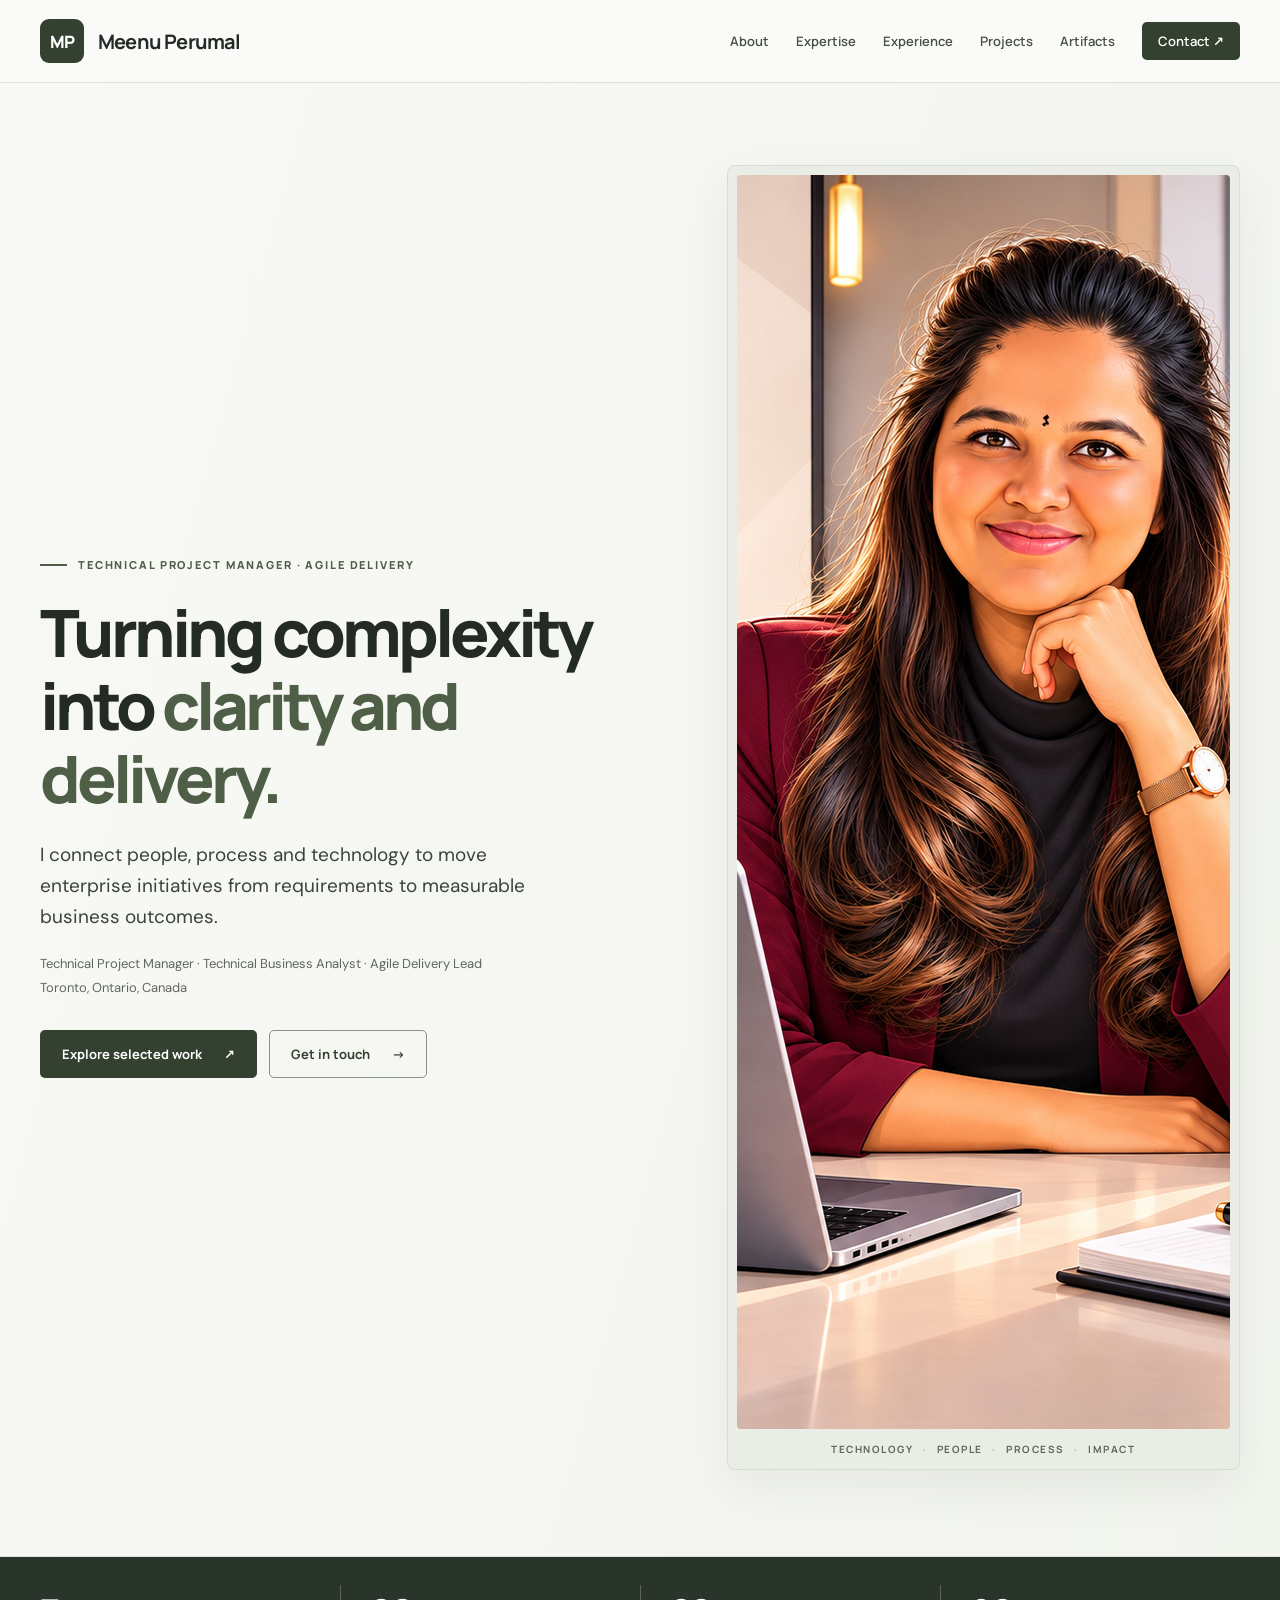
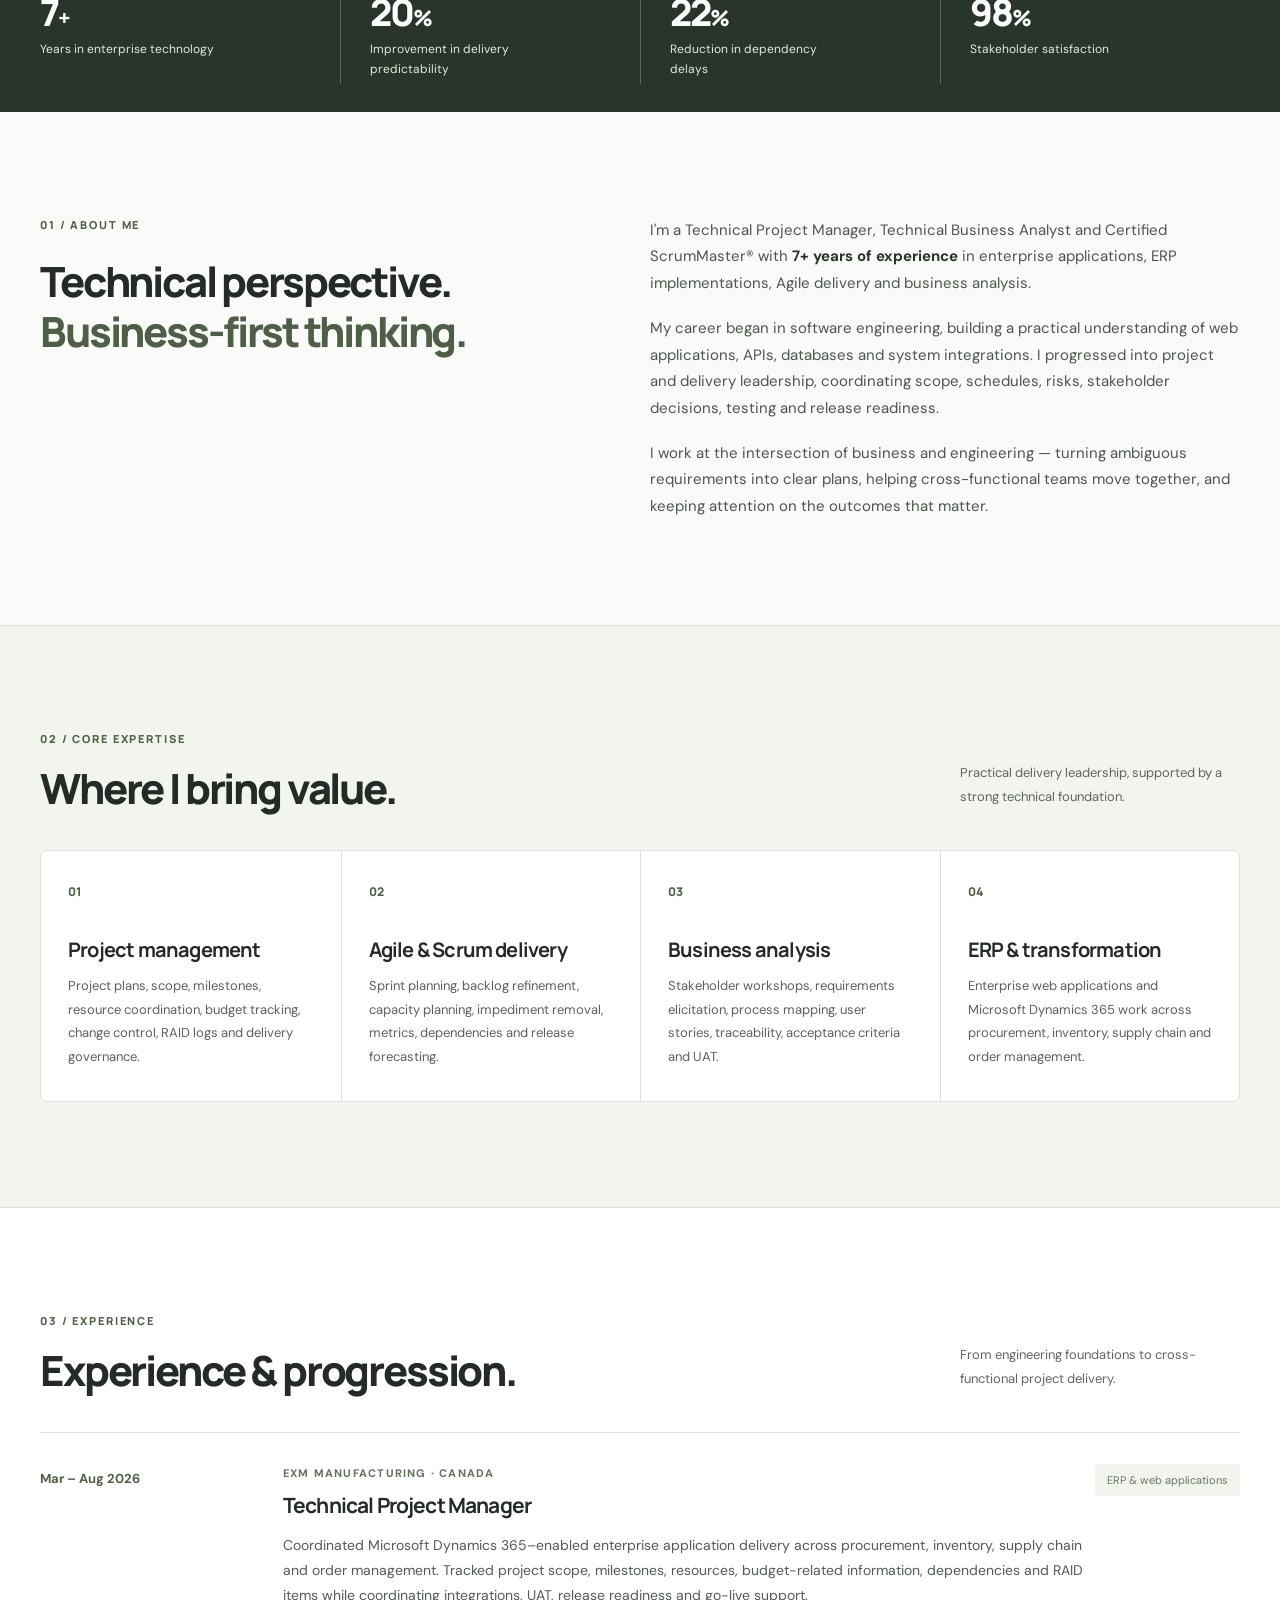
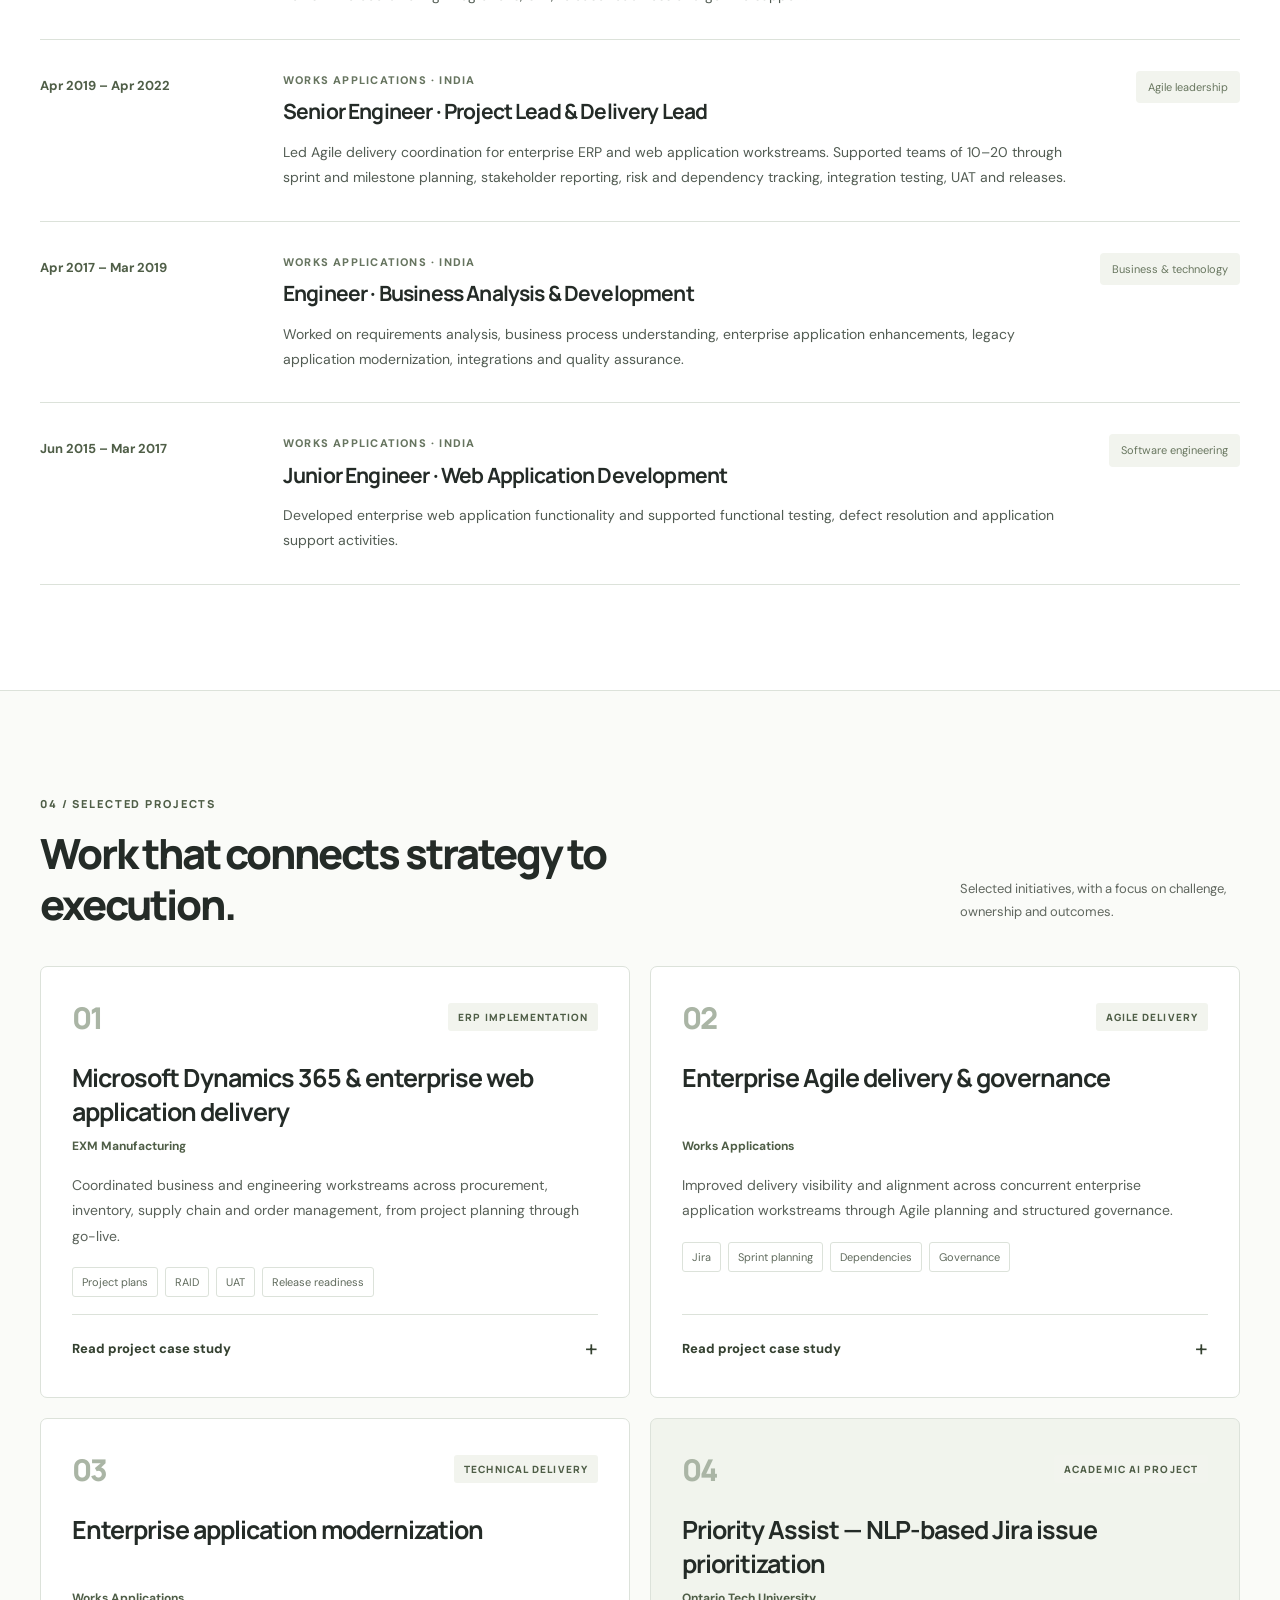
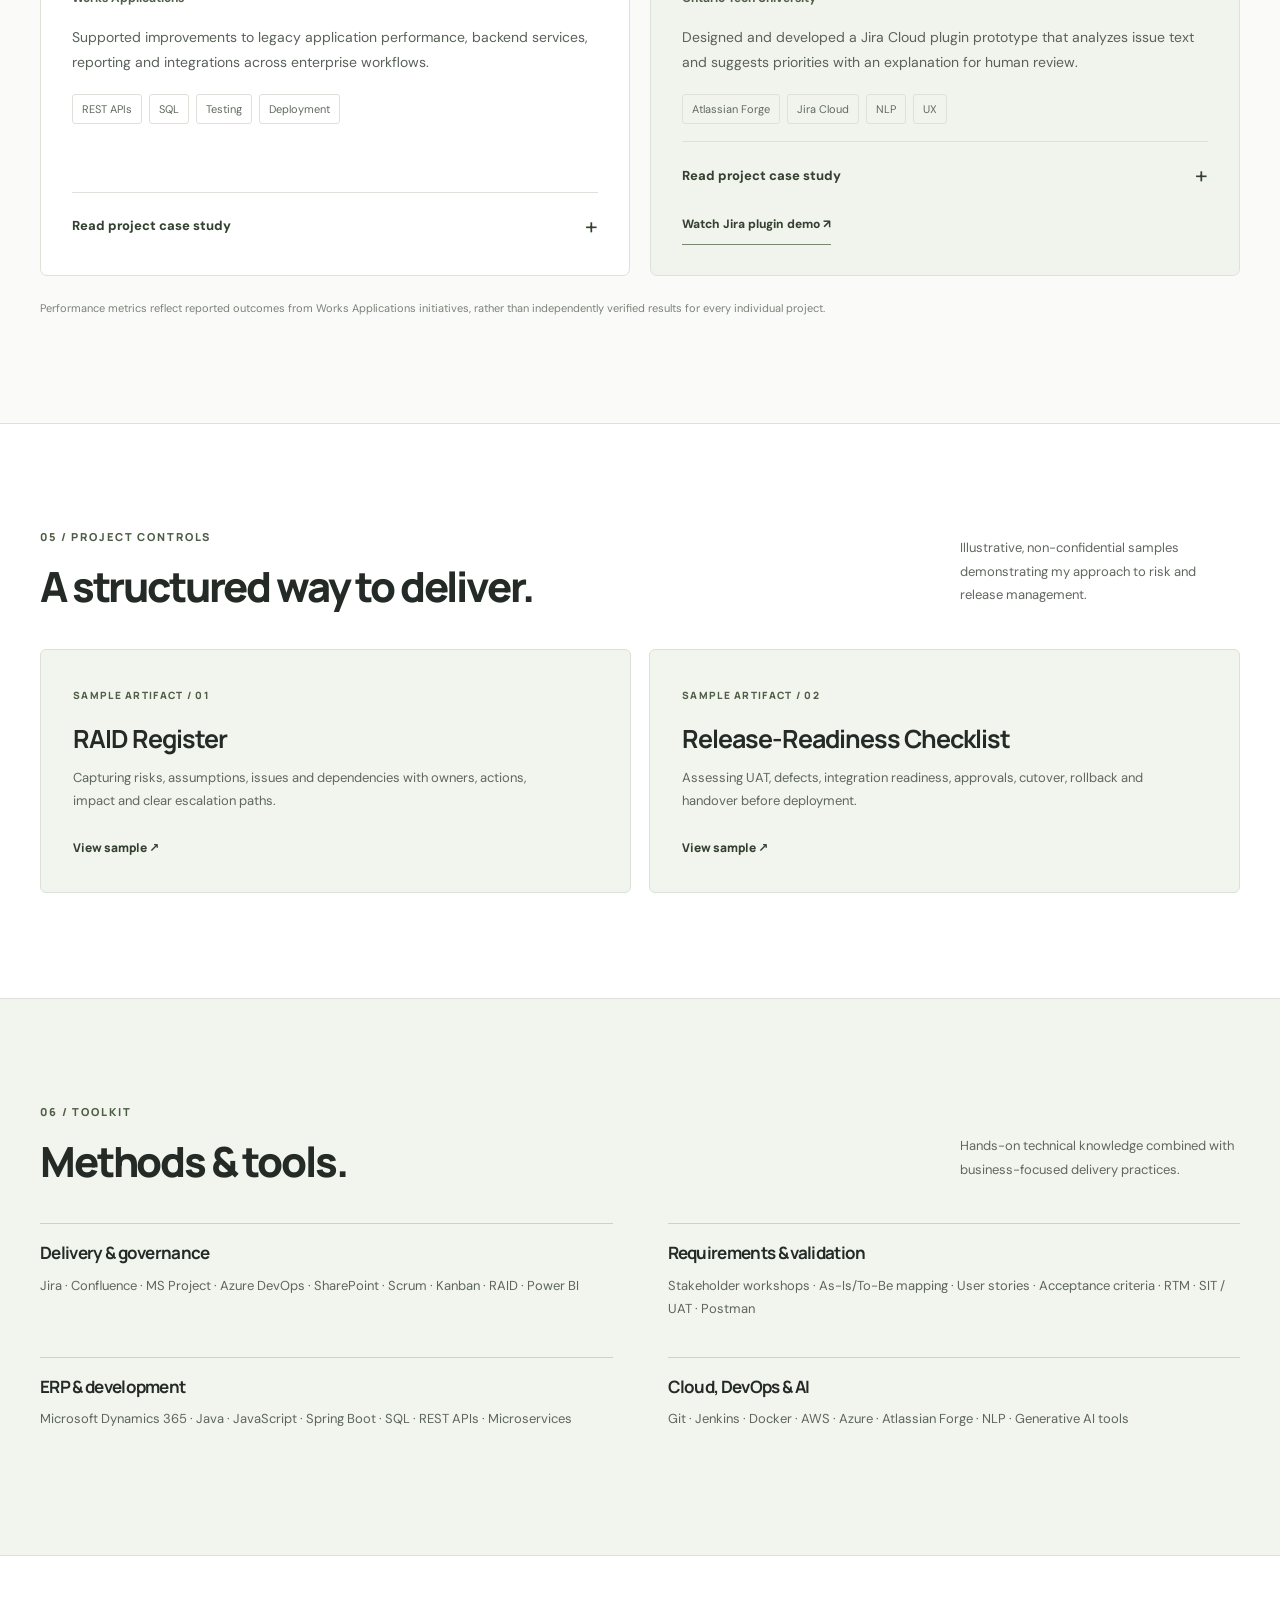
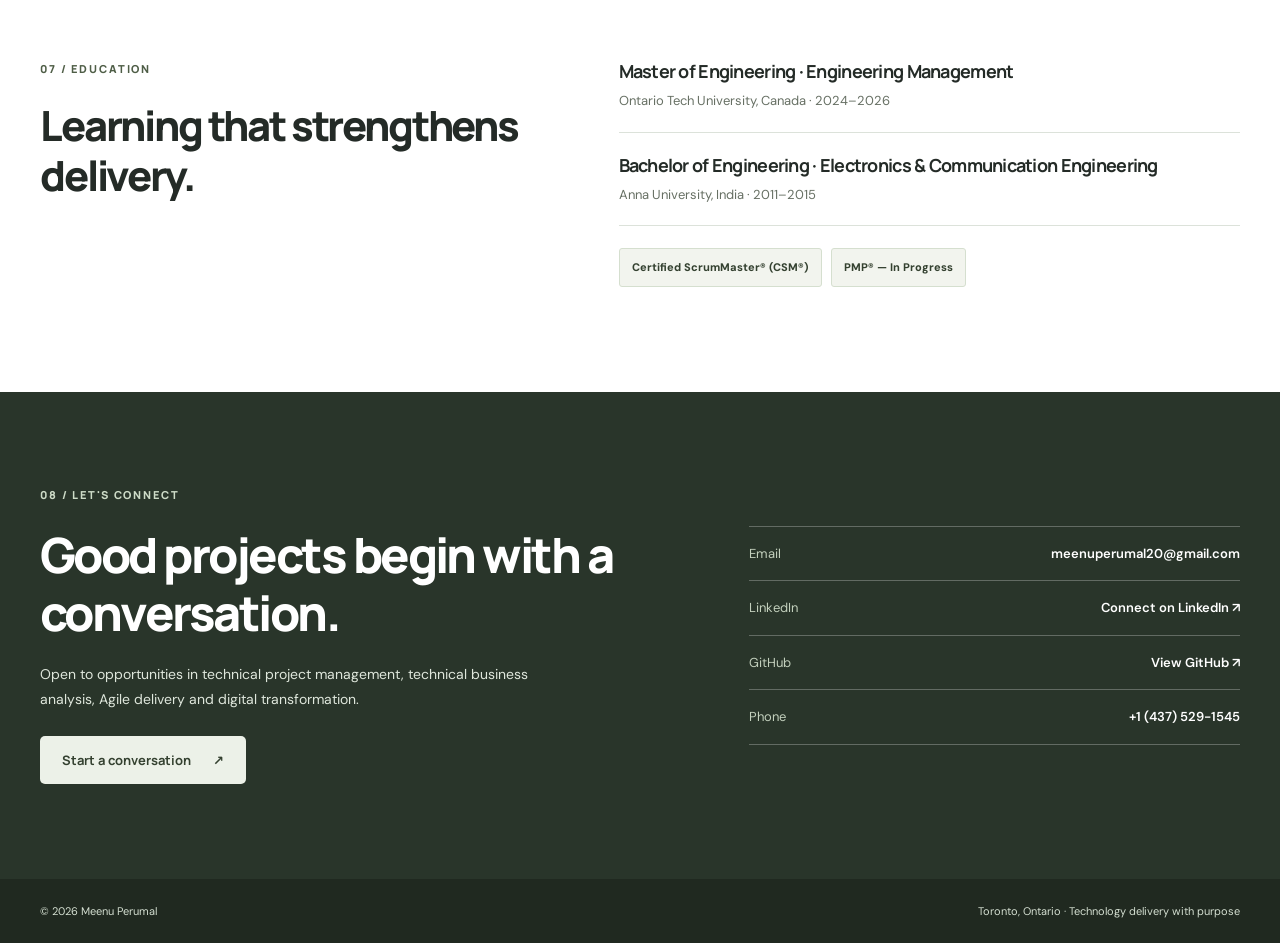
<file: index.html>
<!doctype html>
<html lang="en">
<head>
  <meta charset="UTF-8">
  <meta name="viewport" content="width=device-width, initial-scale=1">
  <meta name="theme-color" content="#3d4937">
  <meta name="description" content="Meenu Perumal — Technical Project Manager, Technical Business Analyst and Agile Delivery Lead. Explore enterprise ERP delivery, Agile governance and business analysis case studies.">
  <meta property="og:title" content="Meenu Perumal | Project & Technology Delivery">
  <meta property="og:description" content="Building clarity into complex technology initiatives. Portfolio of project delivery, ERP, business analysis and Agile leadership.">
  <meta property="og:type" content="website">
  <title>Meenu Perumal | Technical Project Manager</title>
  <link rel="preconnect" href="https://fonts.googleapis.com">
  <link rel="preconnect" href="https://fonts.gstatic.com" crossorigin>
  <link href="https://fonts.googleapis.com/css2?family=DM+Sans:wght@400;500;600;700&family=Manrope:wght@400;500;600;700;800&display=swap" rel="stylesheet">
  <link rel="stylesheet" href="styles.css">
</head>
<body>
  <a class="skip-link" href="#main">Skip to content</a>
  <header class="site-header">
    <div class="container nav-wrap">
      <a href="#home" class="brand" aria-label="Meenu Perumal, home"><span class="brand-symbol">MP</span><span class="brand-text">Meenu Perumal</span></a>
      <button class="menu-toggle" type="button" aria-expanded="false" aria-controls="site-nav" aria-label="Open navigation"><span></span><span></span><span></span></button>
      <nav class="site-nav" id="site-nav" aria-label="Main navigation">
        <a href="#about">About</a>
        <a href="#expertise">Expertise</a>
        <a href="#experience">Experience</a>
        <a href="#projects">Projects</a>
        <a href="#artifacts">Artifacts</a>
        <a href="#contact" class="nav-contact">Contact <span aria-hidden="true">↗</span></a>
      </nav>
    </div>
  </header>

  <main id="main">
    <section class="hero" id="home" aria-labelledby="hero-title">
      <div class="container hero-grid">
        <div class="hero-content">
          <div class="eyebrow"><span class="eyebrow-line"></span> TECHNICAL PROJECT MANAGER · AGILE DELIVERY</div>
          <h1 id="hero-title">Turning complexity into <span>clarity and delivery.</span></h1>
          <p class="hero-lead">I connect people, process and technology to move enterprise initiatives from requirements to measurable business outcomes.</p>
          <p class="hero-support">Technical Project Manager · Technical Business Analyst · Agile Delivery Lead<br>Toronto, Ontario, Canada</p>
          <div class="hero-actions">
            <a class="button button-primary" href="#projects">Explore selected work <span aria-hidden="true">↗</span></a>
            <a class="button button-outline" href="#contact">Get in touch <span aria-hidden="true">→</span></a>
          </div>
        </div>
        <div class="hero-image-wrap">
          <img src="portfolio-portrait.png" alt="Illustrated professional portrait of Meenu at her desk, with a Toronto skyline, and the words Technology, People, Process, Impact" width="1254" height="1254" fetchpriority="high">
          <div class="image-caption">TECHNOLOGY <span>·</span> PEOPLE <span>·</span> PROCESS <span>·</span> IMPACT</div>
        </div>
      </div>
    </section>

    <section class="impact-band" aria-label="Career highlights">
      <div class="container impact-grid">
        <div class="impact-stat"><strong>7<span>+</span></strong><p>Years in enterprise technology</p></div>
        <div class="impact-stat"><strong>20<span>%</span></strong><p>Improvement in delivery predictability</p></div>
        <div class="impact-stat"><strong>22<span>%</span></strong><p>Reduction in dependency delays</p></div>
        <div class="impact-stat"><strong>98<span>%</span></strong><p>Stakeholder satisfaction</p></div>
      </div>
    </section>

    <section class="section about-section" id="about" aria-labelledby="about-title">
      <div class="container split-heading">
        <div>
          <p class="section-kicker">01 / ABOUT ME</p>
          <h2 id="about-title">Technical perspective.<br><span>Business-first thinking.</span></h2>
        </div>
        <div class="prose">
          <p>I'm a Technical Project Manager, Technical Business Analyst and Certified ScrumMaster® with <strong>7+ years of experience</strong> in enterprise applications, ERP implementations, Agile delivery and business analysis.</p>
          <p>My career began in software engineering, building a practical understanding of web applications, APIs, databases and system integrations. I progressed into project and delivery leadership, coordinating scope, schedules, risks, stakeholder decisions, testing and release readiness.</p>
          <p>I work at the intersection of business and engineering — turning ambiguous requirements into clear plans, helping cross-functional teams move together, and keeping attention on the outcomes that matter.</p>
        </div>
      </div>
    </section>

    <section class="section services-section" id="expertise" aria-labelledby="expertise-title">
      <div class="container">
        <div class="section-head">
          <div><p class="section-kicker">02 / CORE EXPERTISE</p><h2 id="expertise-title">Where I bring value.</h2></div>
          <p>Practical delivery leadership, supported by a strong technical foundation.</p>
        </div>
        <div class="services-grid">
          <article class="service"><span class="service-num">01</span><h3>Project management</h3><p>Project plans, scope, milestones, resource coordination, budget tracking, change control, RAID logs and delivery governance.</p></article>
          <article class="service"><span class="service-num">02</span><h3>Agile & Scrum delivery</h3><p>Sprint planning, backlog refinement, capacity planning, impediment removal, metrics, dependencies and release forecasting.</p></article>
          <article class="service"><span class="service-num">03</span><h3>Business analysis</h3><p>Stakeholder workshops, requirements elicitation, process mapping, user stories, traceability, acceptance criteria and UAT.</p></article>
          <article class="service"><span class="service-num">04</span><h3>ERP & transformation</h3><p>Enterprise web applications and Microsoft Dynamics 365 work across procurement, inventory, supply chain and order management.</p></article>
        </div>
      </div>
    </section>

    <section class="section experience-section" id="experience" aria-labelledby="experience-title">
      <div class="container">
        <div class="section-head"><div><p class="section-kicker">03 / EXPERIENCE</p><h2 id="experience-title">Experience & progression.</h2></div><p>From engineering foundations to cross-functional project delivery.</p></div>
        <div class="experience-list">
          <article class="experience-entry"><div class="experience-date">Mar – Aug 2026</div><div class="experience-copy"><div class="role-head"><div><p class="organization">EXM MANUFACTURING · CANADA</p><h3>Technical Project Manager</h3></div><span class="role-type">ERP & web applications</span></div><p>Coordinated Microsoft Dynamics 365–enabled enterprise application delivery across procurement, inventory, supply chain and order management. Tracked project scope, milestones, resources, budget-related information, dependencies and RAID items while coordinating integrations, UAT, release readiness and go-live support.</p></div></article>
          <article class="experience-entry"><div class="experience-date">Apr 2019 – Apr 2022</div><div class="experience-copy"><div class="role-head"><div><p class="organization">WORKS APPLICATIONS · INDIA</p><h3>Senior Engineer · Project Lead & Delivery Lead</h3></div><span class="role-type">Agile leadership</span></div><p>Led Agile delivery coordination for enterprise ERP and web application workstreams. Supported teams of 10–20 through sprint and milestone planning, stakeholder reporting, risk and dependency tracking, integration testing, UAT and releases.</p></div></article>
          <article class="experience-entry"><div class="experience-date">Apr 2017 – Mar 2019</div><div class="experience-copy"><div class="role-head"><div><p class="organization">WORKS APPLICATIONS · INDIA</p><h3>Engineer · Business Analysis & Development</h3></div><span class="role-type">Business & technology</span></div><p>Worked on requirements analysis, business process understanding, enterprise application enhancements, legacy application modernization, integrations and quality assurance.</p></div></article>
          <article class="experience-entry"><div class="experience-date">Jun 2015 – Mar 2017</div><div class="experience-copy"><div class="role-head"><div><p class="organization">WORKS APPLICATIONS · INDIA</p><h3>Junior Engineer · Web Application Development</h3></div><span class="role-type">Software engineering</span></div><p>Developed enterprise web application functionality and supported functional testing, defect resolution and application support activities.</p></div></article>
        </div>
      </div>
    </section>

    <section class="section projects-section" id="projects" aria-labelledby="projects-title">
      <div class="container">
        <div class="section-head"><div><p class="section-kicker">04 / SELECTED PROJECTS</p><h2 id="projects-title">Work that connects strategy to execution.</h2></div><p>Selected initiatives, with a focus on challenge, ownership and outcomes.</p></div>
        <div class="projects-grid">
          <article class="project-card"><div class="project-top"><span class="project-index">01</span><span class="project-category">ERP IMPLEMENTATION</span></div><h3>Microsoft Dynamics 365 & enterprise web application delivery</h3><p class="project-org">EXM Manufacturing</p><p>Coordinated business and engineering workstreams across procurement, inventory, supply chain and order management, from project planning through go-live.</p><div class="project-tags"><span>Project plans</span><span>RAID</span><span>UAT</span><span>Release readiness</span></div><details><summary>Read project case study <span aria-hidden="true">+</span></summary><div class="case-study"><h4>Challenge</h4><p>Align cross-functional delivery of ERP-enabled web application functionality with operational requirements and readiness for production.</p><h4>My ownership</h4><p>Coordinated project scope, schedules, milestones, resources, budget tracking, risk and issue registers, stakeholder communication, requirements, system integrations, testing and release preparation.</p><h4>Actions</h4><p>Maintained milestone plans, surfaced cross-team dependencies, supported change-impact discussions, coordinated UAT and defect resolution, and helped prepare go-live and post-deployment support.</p><h4>Outcome</h4><p>Supported coordinated implementation and production transition of enterprise application functionality aligned with business processes.</p></div></details></article>

          <article class="project-card"><div class="project-top"><span class="project-index">02</span><span class="project-category">AGILE DELIVERY</span></div><h3>Enterprise Agile delivery & governance</h3><p class="project-org">Works Applications</p><p>Improved delivery visibility and alignment across concurrent enterprise application workstreams through Agile planning and structured governance.</p><div class="project-tags"><span>Jira</span><span>Sprint planning</span><span>Dependencies</span><span>Governance</span></div><details><summary>Read project case study <span aria-hidden="true">+</span></summary><div class="case-study"><h4>Challenge</h4><p>Multiple teams and workstreams had overlapping commitments, changing priorities and shared technical dependencies.</p><h4>My ownership</h4><p>Facilitated Agile delivery, backlog refinement, capacity planning, impediment resolution, cross-team coordination, release tracking and stakeholder reporting.</p><h4>Actions</h4><p>Used Jira-based reporting, RAID registers, dependency reviews, sprint ceremonies and continuous improvement practices to improve transparency and delivery control.</p><h4>Reported outcomes</h4><p>20% improvement in delivery predictability, 22% reduction in dependency-related delays, 12% increase in release efficiency and 98% stakeholder satisfaction across initiatives.</p></div></details></article>

          <article class="project-card"><div class="project-top"><span class="project-index">03</span><span class="project-category">TECHNICAL DELIVERY</span></div><h3>Enterprise application modernization</h3><p class="project-org">Works Applications</p><p>Supported improvements to legacy application performance, backend services, reporting and integrations across enterprise workflows.</p><div class="project-tags"><span>REST APIs</span><span>SQL</span><span>Testing</span><span>Deployment</span></div><details><summary>Read project case study <span aria-hidden="true">+</span></summary><div class="case-study"><h4>Challenge</h4><p>Legacy enterprise applications required improvements in performance, stability and maintainability alongside ongoing operational support.</p><h4>My ownership</h4><p>Contributed to requirements and technical analysis, application development, integration support, testing and deployment coordination.</p><h4>Actions</h4><p>Supported web and backend enhancements, REST API integrations, SQL optimization, QA and post-release resolution.</p><h4>Reported outcomes</h4><p>25% application performance improvement, 30% reduction in production downtime and 40% enterprise reporting performance improvement.</p></div></details></article>

          <article class="project-card project-card-accent"><div class="project-top"><span class="project-index">04</span><span class="project-category">ACADEMIC AI PROJECT</span></div><h3>Priority Assist — NLP-based Jira issue prioritization</h3><p class="project-org">Ontario Tech University</p><p>Designed and developed a Jira Cloud plugin prototype that analyzes issue text and suggests priorities with an explanation for human review.</p><div class="project-tags"><span>Atlassian Forge</span><span>Jira Cloud</span><span>NLP</span><span>UX</span></div><details><summary>Read project case study <span aria-hidden="true">+</span></summary><div class="case-study"><h4>Challenge</h4><p>Urgency and impact signals may be buried in unstructured Jira ticket descriptions, making backlog prioritization inconsistent.</p><h4>My contribution</h4><p>Requirements analysis, solution design, issue-panel UI and logic that recommends and explains priority suggestions within Jira.</p><h4>Outcome</h4><p>Developed a demonstrable academic prototype exploring AI-assisted backlog triage and decision support.</p><p><a href="https://github.com/meenuperumal/priority-assist-jira-plugin" target="_blank" rel="noopener noreferrer">View source repository ↗</a></p></div></details><button type="button" id="open-demo" class="inline-action">Watch Jira plugin demo <span aria-hidden="true">↗</span></button></article>
        </div>
        <p class="metrics-note">Performance metrics reflect reported outcomes from Works Applications initiatives, rather than independently verified results for every individual project.</p>
      </div>
    </section>

    <section class="section artifacts-section" id="artifacts" aria-labelledby="artifacts-title">
      <div class="container"><div class="section-head"><div><p class="section-kicker">05 / PROJECT CONTROLS</p><h2 id="artifacts-title">A structured way to deliver.</h2></div><p>Illustrative, non-confidential samples demonstrating my approach to risk and release management.</p></div>
        <div class="artifact-grid">
          <a class="artifact" href="sample-raid-register.html"><span class="artifact-label">SAMPLE ARTIFACT / 01</span><h3>RAID Register</h3><p>Capturing risks, assumptions, issues and dependencies with owners, actions, impact and clear escalation paths.</p><span class="artifact-link">View sample <span aria-hidden="true">↗</span></span></a>
          <a class="artifact" href="sample-release-readiness.html"><span class="artifact-label">SAMPLE ARTIFACT / 02</span><h3>Release-Readiness Checklist</h3><p>Assessing UAT, defects, integration readiness, approvals, cutover, rollback and handover before deployment.</p><span class="artifact-link">View sample <span aria-hidden="true">↗</span></span></a>
        </div>
      </div>
    </section>

    <section class="section toolkit-section" id="skills" aria-labelledby="skills-title">
      <div class="container"><div class="section-head"><div><p class="section-kicker">06 / TOOLKIT</p><h2 id="skills-title">Methods & tools.</h2></div><p>Hands-on technical knowledge combined with business-focused delivery practices.</p></div>
        <div class="toolkit-grid">
          <div class="toolkit-group"><h3>Delivery & governance</h3><p>Jira · Confluence · MS Project · Azure DevOps · SharePoint · Scrum · Kanban · RAID · Power BI</p></div>
          <div class="toolkit-group"><h3>Requirements & validation</h3><p>Stakeholder workshops · As-Is/To-Be mapping · User stories · Acceptance criteria · RTM · SIT / UAT · Postman</p></div>
          <div class="toolkit-group"><h3>ERP & development</h3><p>Microsoft Dynamics 365 · Java · JavaScript · Spring Boot · SQL · REST APIs · Microservices</p></div>
          <div class="toolkit-group"><h3>Cloud, DevOps & AI</h3><p>Git · Jenkins · Docker · AWS · Azure · Atlassian Forge · NLP · Generative AI tools</p></div>
        </div>
      </div>
    </section>

    <section class="section education-section" id="education" aria-labelledby="education-title">
      <div class="container education-grid"><div><p class="section-kicker">07 / EDUCATION</p><h2 id="education-title">Learning that strengthens delivery.</h2></div><div class="education-items"><div><h3>Master of Engineering · Engineering Management</h3><p>Ontario Tech University, Canada <span>· 2024–2026</span></p></div><div><h3>Bachelor of Engineering · Electronics & Communication Engineering</h3><p>Anna University, India <span>· 2011–2015</span></p></div><div class="credentials"><span>Certified ScrumMaster® (CSM®)</span><span>PMP® — In Progress</span></div></div></div>
    </section>

    <section class="contact-section" id="contact" aria-labelledby="contact-title">
      <div class="container contact-grid"><div><p class="section-kicker">08 / LET'S CONNECT</p><h2 id="contact-title">Good projects begin with a conversation.</h2><p>Open to opportunities in technical project management, technical business analysis, Agile delivery and digital transformation.</p><a class="button button-contact" href="mailto:meenuperumal20@gmail.com">Start a conversation <span aria-hidden="true">↗</span></a></div><div class="contact-details"><a href="mailto:meenuperumal20@gmail.com"><span>Email</span><strong>meenuperumal20@gmail.com</strong></a><a href="https://www.linkedin.com/in/meenuperumal/" target="_blank" rel="noopener noreferrer"><span>LinkedIn</span><strong>Connect on LinkedIn ↗</strong></a><a href="https://github.com/meenuperumal" target="_blank" rel="noopener noreferrer"><span>GitHub</span><strong>View GitHub ↗</strong></a><a href="tel:+14375291545"><span>Phone</span><strong>+1 (437) 529-1545</strong></a></div></div>
    </section>
  </main>
  <footer class="site-footer"><div class="container footer-inner"><span>© <span id="year">2026</span> Meenu Perumal</span><span>Toronto, Ontario · Technology delivery with purpose</span></div></footer>

  <dialog id="demo-dialog" aria-label="Priority Assist Jira plugin demonstration"><div class="dialog-header"><h2>Priority Assist · Jira demo</h2><button type="button" id="close-demo" aria-label="Close demo" class="dialog-close">×</button></div><video controls preload="metadata" playsinline><source src="priority-assist-demo.mp4" type="video/mp4">Your browser does not support video. <a href="priority-assist-demo.mp4">Open the video</a>.</video><p>Academic NLP-based Jira prioritization prototype. <a href="https://github.com/meenuperumal/priority-assist-jira-plugin" target="_blank" rel="noopener noreferrer">View repository ↗</a></p></dialog>
  <script src="script.js" defer></script>
</body>
</html>
</file>
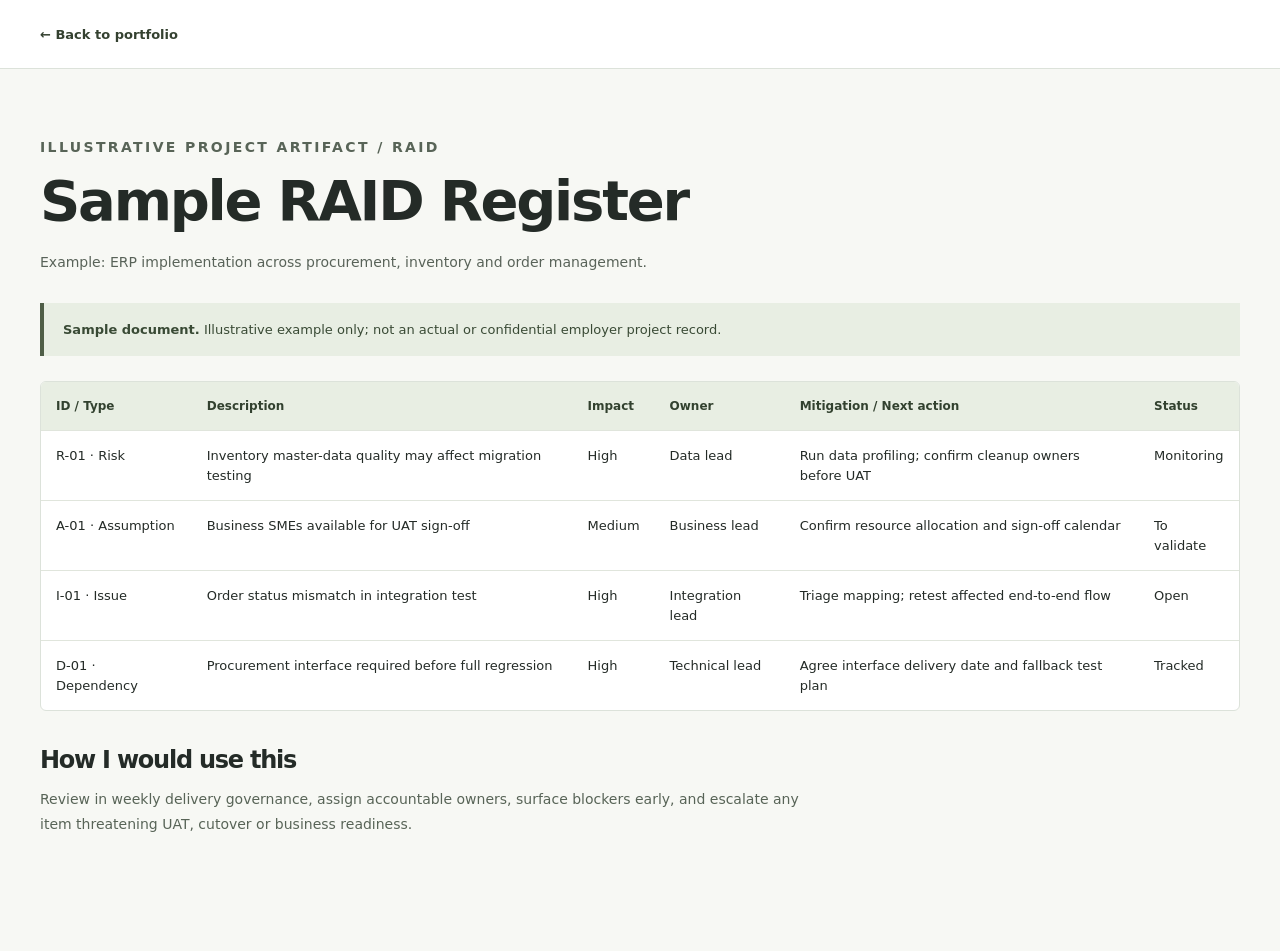
<file: sample-raid-register.html>
<!doctype html>
<html lang="en"><head><meta charset="utf-8"><meta name="viewport" content="width=device-width,initial-scale=1"><meta name="theme-color" content="#3d4937"><title>Sample RAID Register | Meenu Perumal</title><link rel="stylesheet" href="styles.css"><style>
.artifact-page{min-height:100vh;background:#f7f8f4}.artifact-nav{border-bottom:1px solid var(--line);background:#fff}.artifact-nav .container{padding-top:21px;padding-bottom:21px}.artifact-nav a{font-weight:800;color:var(--olive-dark);font-size:13px}.artifact-page main{padding-top:70px;padding-bottom:100px}.artifact-page h1{font-size:clamp(34px,5vw,56px);margin:0 0 15px}.artifact-page .intro{font-size:14px;color:#596359;margin:0 0 28px}.artifact-warning{background:#e8eee3;border-left:4px solid var(--olive);padding:15px 19px;margin:25px 0;font-size:13px;color:#394a35}.artifact-warning p{margin:0}.table-scroll{max-width:100%;overflow-x:auto;border:1px solid var(--line);border-radius:6px;background:white}.artifact-page table{width:100%;min-width:740px;border-collapse:collapse;font-size:13px}.artifact-page th,.artifact-page td{border-bottom:1px solid #e0e5dc;padding:15px;text-align:left;vertical-align:top;line-height:1.5}.artifact-page th{background:#e8eee3;color:#32412f;font-size:12px}.artifact-page tr:last-child td{border-bottom:0}.artifact-page h2{font-size:24px;margin:35px 0 12px}.artifact-page main>p{font-size:14px;color:#586457;max-width:780px}.artifact-page .section-kicker{margin-bottom:12px}@media(max-width:520px){.artifact-page main{padding-top:50px}.artifact-page td,.artifact-page th{padding:10px}}
</style></head><body class="artifact-page"><header class="artifact-nav"><div class="container"><a href="index.html#artifacts">← Back to portfolio</a></div></header><main class="container"><p class="section-kicker">ILLUSTRATIVE PROJECT ARTIFACT / RAID</p><h1>Sample RAID Register</h1><p class="intro">Example: ERP implementation across procurement, inventory and order management.</p><div class="artifact-warning"><p><strong>Sample document.</strong> Illustrative example only; not an actual or confidential employer project record.</p></div><div class="table-scroll"><table><tr><th>ID / Type</th><th>Description</th><th>Impact</th><th>Owner</th><th>Mitigation / Next action</th><th>Status</th></tr><tr><td>R-01 · Risk</td><td>Inventory master-data quality may affect migration testing</td><td>High</td><td>Data lead</td><td>Run data profiling; confirm cleanup owners before UAT</td><td>Monitoring</td></tr><tr><td>A-01 · Assumption</td><td>Business SMEs available for UAT sign-off</td><td>Medium</td><td>Business lead</td><td>Confirm resource allocation and sign-off calendar</td><td>To validate</td></tr><tr><td>I-01 · Issue</td><td>Order status mismatch in integration test</td><td>High</td><td>Integration lead</td><td>Triage mapping; retest affected end-to-end flow</td><td>Open</td></tr><tr><td>D-01 · Dependency</td><td>Procurement interface required before full regression</td><td>High</td><td>Technical lead</td><td>Agree interface delivery date and fallback test plan</td><td>Tracked</td></tr></table></div><h2>How I would use this</h2><p>Review in weekly delivery governance, assign accountable owners, surface blockers early, and escalate any item threatening UAT, cutover or business readiness.</p></main></body></html>
</file>
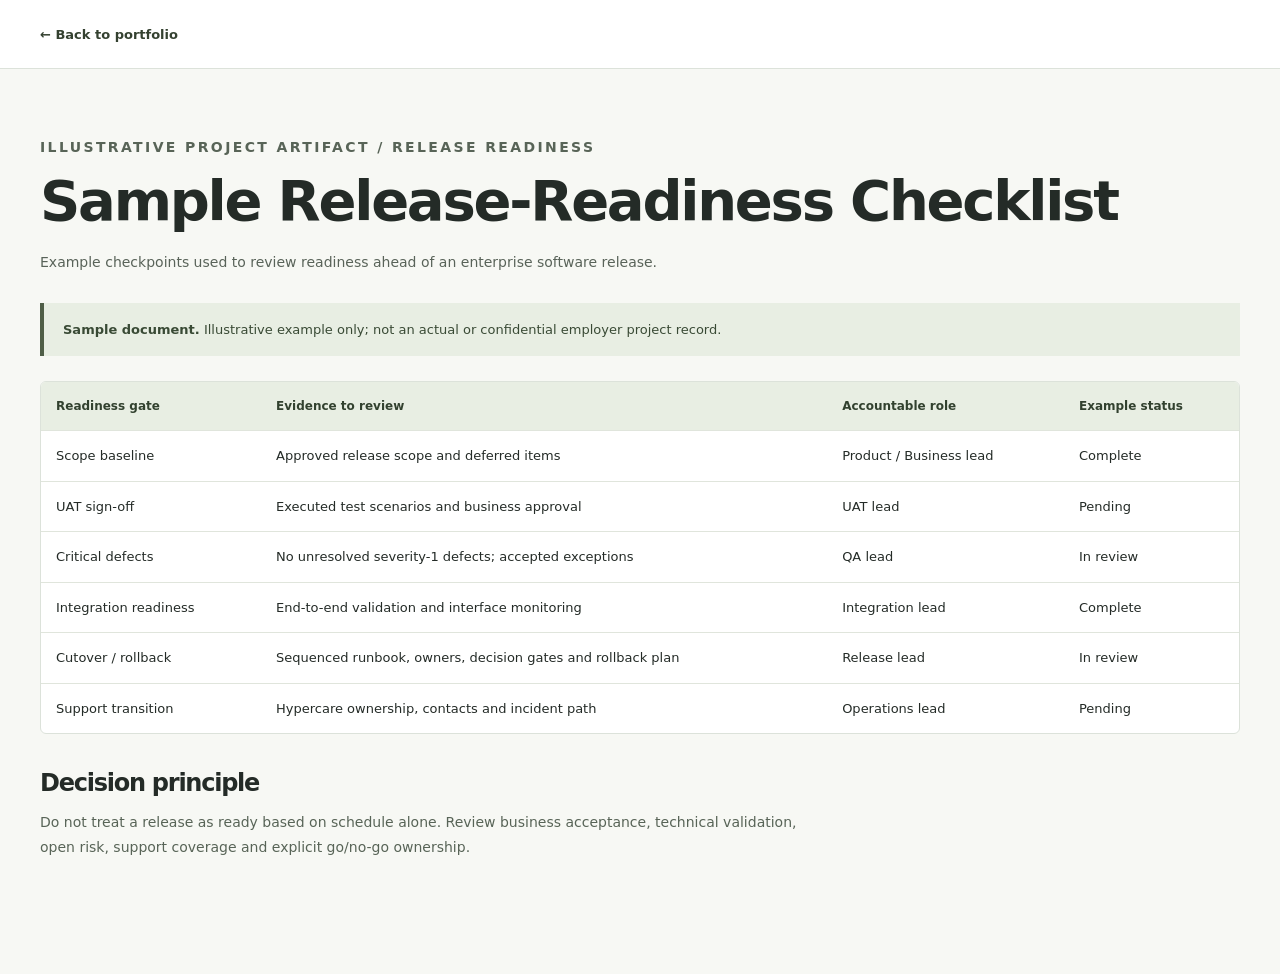
<file: sample-release-readiness.html>
<!doctype html>
<html lang="en"><head><meta charset="utf-8"><meta name="viewport" content="width=device-width,initial-scale=1"><meta name="theme-color" content="#3d4937"><title>Sample Release-Readiness Checklist | Meenu Perumal</title><link rel="stylesheet" href="styles.css"><style>
.artifact-page{min-height:100vh;background:#f7f8f4}.artifact-nav{border-bottom:1px solid var(--line);background:#fff}.artifact-nav .container{padding-top:21px;padding-bottom:21px}.artifact-nav a{font-weight:800;color:var(--olive-dark);font-size:13px}.artifact-page main{padding-top:70px;padding-bottom:100px}.artifact-page h1{font-size:clamp(34px,5vw,56px);margin:0 0 15px}.artifact-page .intro{font-size:14px;color:#596359;margin:0 0 28px}.artifact-warning{background:#e8eee3;border-left:4px solid var(--olive);padding:15px 19px;margin:25px 0;font-size:13px;color:#394a35}.artifact-warning p{margin:0}.table-scroll{max-width:100%;overflow-x:auto;border:1px solid var(--line);border-radius:6px;background:white}.artifact-page table{width:100%;min-width:740px;border-collapse:collapse;font-size:13px}.artifact-page th,.artifact-page td{border-bottom:1px solid #e0e5dc;padding:15px;text-align:left;vertical-align:top;line-height:1.5}.artifact-page th{background:#e8eee3;color:#32412f;font-size:12px}.artifact-page tr:last-child td{border-bottom:0}.artifact-page h2{font-size:24px;margin:35px 0 12px}.artifact-page main>p{font-size:14px;color:#586457;max-width:780px}.artifact-page .section-kicker{margin-bottom:12px}@media(max-width:520px){.artifact-page main{padding-top:50px}.artifact-page td,.artifact-page th{padding:10px}}
</style></head><body class="artifact-page"><header class="artifact-nav"><div class="container"><a href="index.html#artifacts">← Back to portfolio</a></div></header><main class="container"><p class="section-kicker">ILLUSTRATIVE PROJECT ARTIFACT / RELEASE READINESS</p><h1>Sample Release-Readiness Checklist</h1><p class="intro">Example checkpoints used to review readiness ahead of an enterprise software release.</p><div class="artifact-warning"><p><strong>Sample document.</strong> Illustrative example only; not an actual or confidential employer project record.</p></div><div class="table-scroll"><table><tr><th>Readiness gate</th><th>Evidence to review</th><th>Accountable role</th><th>Example status</th></tr><tr><td>Scope baseline</td><td>Approved release scope and deferred items</td><td>Product / Business lead</td><td>Complete</td></tr><tr><td>UAT sign-off</td><td>Executed test scenarios and business approval</td><td>UAT lead</td><td>Pending</td></tr><tr><td>Critical defects</td><td>No unresolved severity-1 defects; accepted exceptions</td><td>QA lead</td><td>In review</td></tr><tr><td>Integration readiness</td><td>End-to-end validation and interface monitoring</td><td>Integration lead</td><td>Complete</td></tr><tr><td>Cutover / rollback</td><td>Sequenced runbook, owners, decision gates and rollback plan</td><td>Release lead</td><td>In review</td></tr><tr><td>Support transition</td><td>Hypercare ownership, contacts and incident path</td><td>Operations lead</td><td>Pending</td></tr></table></div><h2>Decision principle</h2><p>Do not treat a release as ready based on schedule alone. Review business acceptance, technical validation, open risk, support coverage and explicit go/no-go ownership.</p></main></body></html>
</file>
<file: styles.css>
:root{
  --olive:#4f5e47;--olive-dark:#344130;--olive-deep:#29352a;--sage:#e7ebe3;--sage-light:#f2f4ee;
  --paper:#fafbf8;--white:#ffffff;--ink:#242b27;--muted:#60675f;--line:#dce2da;--warm:#f5f5f0;
  --sans:'DM Sans',system-ui,-apple-system,BlinkMacSystemFont,'Segoe UI',sans-serif;
  --display:'Manrope',system-ui,-apple-system,BlinkMacSystemFont,'Segoe UI',sans-serif;
}
*,*::before,*::after{box-sizing:border-box}
html{scroll-behavior:smooth;scroll-padding-top:96px}
body{margin:0;color:var(--ink);background:var(--paper);font-family:var(--sans);line-height:1.65;-webkit-font-smoothing:antialiased}
img{display:block;max-width:100%}
a{color:inherit;text-decoration:none}
button{font:inherit}
button,a,summary{-webkit-tap-highlight-color:transparent}
:focus-visible{outline:3px solid #a0b490;outline-offset:4px}
::selection{background:#c9d8be;color:var(--ink)}
h1,h2,h3,h4,p{margin-top:0}h1,h2,h3,h4{font-family:var(--display);letter-spacing:-.04em;line-height:1.21}
p{line-height:1.78}
.container{width:min(1200px,calc(100% - 80px));margin-inline:auto}
.skip-link{position:absolute;left:16px;top:-70px;background:white;padding:12px 18px;z-index:999}.skip-link:focus{top:8px}
.site-header{position:sticky;top:0;z-index:30;background:rgba(250,251,248,.96);border-bottom:1px solid var(--line);backdrop-filter:blur(12px)}
.nav-wrap{height:82px;display:flex;align-items:center;justify-content:space-between;gap:28px}
.brand{display:inline-flex;align-items:center;gap:14px;white-space:nowrap;font:700 20px var(--display);letter-spacing:-.04em}
.brand-symbol{width:44px;height:44px;display:inline-flex;align-items:center;justify-content:center;border-radius:9px;background:var(--olive-dark);color:#fff;font:800 17px var(--display);letter-spacing:-.08em}
.site-nav{display:flex;align-items:center;gap:27px}.site-nav>a{font:600 13px var(--display);color:#465044;transition:color .15s}.site-nav>a:hover{color:var(--olive-dark)}
.site-nav .nav-contact{padding:10px 16px;background:var(--olive-dark);color:#fff;border-radius:5px}.site-nav .nav-contact:hover{color:#fff;background:#253121}
.menu-toggle{display:none;border:0;background:none;padding:10px;cursor:pointer}.menu-toggle span{display:block;width:22px;height:2px;background:#29352a;margin:4px 0}
.hero{background:linear-gradient(105deg,#f8f9f5 0%,#f2f4ee 100%);border-bottom:1px solid var(--line)}
.hero-grid{display:grid;grid-template-columns:1.09fr .91fr;align-items:center;gap:72px;padding-top:82px;padding-bottom:86px}
.eyebrow,.section-kicker{font:800 11px var(--display);letter-spacing:.17em;text-transform:uppercase;color:var(--olive);margin:0 0 24px}
.eyebrow{display:flex;align-items:center;gap:11px}.eyebrow-line{display:inline-block;background:var(--olive);width:27px;height:2px;flex-shrink:0}
.hero h1{font-size:clamp(44px,5.1vw,70px);font-weight:800;line-height:1.12;margin:0 0 23px;letter-spacing:-.06em;max-width:650px}
.hero h1 span{color:var(--olive)}.hero-lead{font-size:19px;line-height:1.65;color:#39453b;max-width:520px;margin-bottom:19px}
.hero-support{font-size:13px;line-height:1.85;color:var(--muted);margin-bottom:30px}
.hero-actions{display:flex;align-items:center;flex-wrap:wrap;gap:12px}
.button{display:inline-flex;align-items:center;justify-content:space-between;gap:22px;padding:14px 21px;border-radius:5px;font:700 13px var(--display);border:1px solid transparent;transition:background .16s,transform .16s}
.button:hover{transform:translateY(-2px)}.button-primary{background:var(--olive-dark);color:#fff}.button-primary:hover{background:#263522}
.button-outline{border:1px solid #899582;color:var(--olive-dark);background:transparent}.button-outline:hover{background:#e8eee2}
.hero-image-wrap{background:#e9ede5;border:1px solid #d6ded3;padding:9px 9px 0;max-width:540px;border-radius:8px;margin-left:auto;box-shadow:0 18px 48px rgba(48,57,45,.07)}
.hero-image-wrap>img{width:100%;aspect-ratio:1/1;object-fit:cover;border-radius:4px}
.image-caption{padding:13px 6px;text-align:center;color:#5d6857;font:700 10px var(--display);letter-spacing:.15em;white-space:normal}.image-caption span{padding:0 6px;color:#a1aba0}
.impact-band{background:var(--olive-deep);color:#fff}.impact-grid{display:grid;grid-template-columns:repeat(4,minmax(0,1fr));padding-top:28px;padding-bottom:28px}
.impact-stat{padding:5px 29px;border-left:1px solid #ffffff3d}.impact-stat:first-child{border-left:0;padding-left:0}.impact-stat strong{font:800 37px var(--display);line-height:1.2;letter-spacing:-.06em}.impact-stat strong span{font-size:.6em}.impact-stat p{font-size:12px;line-height:1.6;color:#e3e9df;margin:6px 0 0;max-width:180px}
.section{padding:105px 0}.split-heading{display:grid;grid-template-columns:.92fr 1.08fr;gap:9%;align-items:start}
h2{font-size:clamp(32px,3.25vw,47px);font-weight:800;margin:0;letter-spacing:-.052em}h2 span{color:var(--olive)}
.prose p{font-size:15px;color:#4c554e;margin-bottom:18px}.prose p:last-child{margin-bottom:0}.prose strong{color:#263429}
.section-head{display:flex;align-items:end;justify-content:space-between;gap:50px;margin-bottom:37px}.section-head>div{max-width:730px}.section-head>p{max-width:280px;font-size:13px;line-height:1.8;color:var(--muted);margin:0 0 5px}.section-head .section-kicker{margin-bottom:17px}
.services-section{background:var(--sage-light);border-block:1px solid var(--line)}
.services-grid{display:grid;grid-template-columns:repeat(4,minmax(0,1fr));border:1px solid var(--line);background:var(--white);border-radius:7px;overflow:hidden}
.service{padding:32px 27px;border-left:1px solid var(--line)}.service:first-child{border:0}.service-num{font:800 12px var(--display);color:var(--olive);display:block;margin-bottom:38px}
.service h3{font-size:20px;margin-bottom:12px}.service p{font-size:13px;line-height:1.82;color:#5a625b;margin:0}
.experience-section{background:var(--white)}.experience-list{border-top:1px solid var(--line)}
.experience-entry{display:grid;grid-template-columns:210px 1fr;gap:33px;padding:31px 0;border-bottom:1px solid var(--line)}.experience-date{font-size:13px;font-weight:700;color:var(--olive);padding-top:4px}
.role-head{display:flex;justify-content:space-between;gap:20px;align-items:start}.organization{font-size:11px;font-weight:800;letter-spacing:.11em;color:#66745f;margin-bottom:9px}
.experience-copy h3{font-size:21px;margin:0 0 15px}.experience-copy>p{font-size:14px;color:#525c53;max-width:800px;margin:0}
.role-type{font-size:11px;color:#68765f;white-space:nowrap;padding:7px 12px;background:var(--sage-light);border-radius:4px}
.projects-section{background:var(--paper);border-top:1px solid var(--line)}.projects-grid{display:grid;grid-template-columns:repeat(2,minmax(0,1fr));gap:20px}
.project-card{display:flex;flex-direction:column;background:white;border:1px solid #dce2da;border-radius:7px;padding:30px 31px;min-width:0;transition:box-shadow .18s}
.project-card:hover{box-shadow:0 10px 35px #39463610}.project-top{display:flex;align-items:center;justify-content:space-between;gap:15px;margin-bottom:23px}
.project-index{font:800 30px var(--display);letter-spacing:-.06em;color:#aab5a5}.project-category{font:800 10px var(--display);letter-spacing:.11em;color:var(--olive);background:var(--sage-light);padding:7px 10px;border-radius:3px;text-align:right}
.project-card h3{font-size:25px;line-height:1.35;min-height:68px;margin:0 0 7px}.project-org{font-size:12px;font-weight:700;color:var(--olive);margin:0 0 16px}
.project-card>p:not(.project-org){font-size:14px;color:#596159;line-height:1.8;margin:0 0 18px}.project-tags{display:flex;gap:7px;flex-wrap:wrap;margin-bottom:17px}
.project-tags span{font-size:11px;color:#606b5d;padding:5px 9px;border:1px solid var(--line);border-radius:3px}
.project-card details{border-top:1px solid var(--line);margin-top:auto;padding-top:15px;font-size:13px}.project-card summary{list-style:none;display:flex;align-items:center;justify-content:space-between;cursor:pointer;color:var(--olive-dark);font-weight:800;padding:7px 0}
.project-card summary::-webkit-details-marker{display:none}.project-card summary span{font-size:23px;font-weight:400;line-height:1}.project-card details[open] summary span{transform:rotate(45deg)}
.case-study{padding:15px 0 4px}.case-study h4{font-size:13px;font-weight:800;color:var(--olive-dark);margin:16px 0 5px}.case-study h4:first-child{margin-top:0}.case-study p{font-size:13px;line-height:1.78;color:#59645a;margin:0 0 9px}.case-study a{color:var(--olive-dark);font-weight:800;text-decoration:underline;text-underline-offset:3px}
.project-card-accent{background:#f1f4ed}.inline-action{align-self:flex-start;border:0;border-bottom:1px solid #78896f;background:none;padding:9px 0;color:var(--olive-dark);font-weight:800;font-size:12px;cursor:pointer;margin-top:12px}
.metrics-note{font-size:11px;color:#7a8278;margin:23px 0 0}
.artifacts-section{background:var(--white);border-top:1px solid var(--line)}.artifact-grid{display:grid;grid-template-columns:repeat(2,minmax(0,1fr));gap:18px}
.artifact{padding:31px 32px;background:var(--sage-light);border:1px solid var(--line);border-radius:6px;transition:background .15s}.artifact:hover{background:#e6ece0}
.artifact-label{font:800 10px var(--display);color:var(--olive);letter-spacing:.13em}.artifact h3{font-size:25px;margin:17px 0 12px}.artifact p{font-size:13px;color:#5e685b;max-width:480px;margin:0 0 22px}.artifact-link{font:800 12px var(--display);color:var(--olive-dark)}
.toolkit-section{background:var(--sage-light);border-top:1px solid var(--line)}.toolkit-grid{display:grid;grid-template-columns:repeat(2,minmax(0,1fr));gap:18px 55px}.toolkit-group{padding:19px 0;border-top:1px solid #cad3c6}
.toolkit-group h3{font-size:17px;margin:0 0 10px}.toolkit-group p{font-size:13px;color:#5d665c;margin:0}
.education-section{background:var(--white);border-top:1px solid var(--line)}.education-grid{display:grid;grid-template-columns:.9fr 1.1fr;gap:70px}.education-items>div:not(.credentials){padding:0 0 19px;margin-bottom:22px;border-bottom:1px solid var(--line)}.education-items h3{font-size:18px;margin:0 0 7px}.education-items p{font-size:13px;color:#677064;margin:0}.credentials{display:flex;gap:9px;flex-wrap:wrap}.credentials span{font-size:11px;font-weight:800;color:var(--olive-dark);background:var(--sage-light);border:1px solid #d5dfcf;border-radius:3px;padding:9px 12px}
.contact-section{background:var(--olive-deep);color:white;padding:95px 0}.contact-grid{display:grid;grid-template-columns:1.1fr .9fr;gap:9%;align-items:center}.contact-section .section-kicker{color:#cddbc7}.contact-section h2{font-size:clamp(34px,3.8vw,54px);max-width:600px}.contact-section p:not(.section-kicker){color:#dfe7dc;font-size:14px;max-width:500px;margin:19px 0 24px}.button-contact{background:#ecf1e8;color:var(--olive-dark)}.button-contact:hover{background:white}
.contact-details>a{display:flex;justify-content:space-between;gap:25px;border-bottom:1px solid #ffffff44;padding:16px 0;font-size:13px;align-items:center}.contact-details>a:first-child{border-top:1px solid #ffffff44}.contact-details span{color:#c3d0bd}.contact-details strong{font-size:13px;color:white;font-weight:600;text-align:right;overflow-wrap:anywhere}
.site-footer{background:#202920;color:#d4dfd1}.footer-inner{display:flex;justify-content:space-between;gap:20px;padding:23px 0;font-size:11px}
dialog{width:min(860px,calc(100% - 28px));border:1px solid var(--line);border-radius:8px;padding:20px;background:white;color:var(--ink);box-shadow:0 20px 80px #0004}
dialog::backdrop{background:#172018c9}.dialog-header{display:flex;align-items:center;justify-content:space-between;gap:15px}.dialog-header h2{font-size:20px}.dialog-close{border:0;background:var(--sage-light);font-size:25px;cursor:pointer;border-radius:3px;width:36px;height:36px;line-height:1}dialog video{width:100%;max-height:65vh;background:#101010;margin-top:12px}dialog p{font-size:12px;margin-bottom:0}dialog p a{color:var(--olive-dark);font-weight:700}
@media(max-width:1090px){.hero-grid{gap:40px}.hero h1{font-size:52px}.site-nav{gap:18px}.brand-text{font-size:18px}.services-grid{grid-template-columns:repeat(2,minmax(0,1fr))}.service:nth-child(3){border-left:0;border-top:1px solid var(--line)}.service:nth-child(4){border-top:1px solid var(--line)}}
@media(max-width:790px){.container{width:min(100% - 44px,650px)}.nav-wrap{height:72px}.menu-toggle{display:block;margin-left:auto}.site-nav{display:none;position:absolute;top:72px;left:0;right:0;background:var(--paper);border-bottom:1px solid var(--line);box-shadow:0 14px 28px #17201813;padding:20px 24px 25px;flex-direction:column;align-items:stretch;gap:0}.site-nav.open{display:flex}.site-nav>a{padding:13px 2px;font-size:14px}.site-nav .nav-contact{padding:13px 15px;text-align:center;margin-top:10px}.hero-grid{grid-template-columns:1fr;gap:42px;padding-top:60px;padding-bottom:65px}.hero h1{max-width:690px;font-size:clamp(42px,8.7vw,61px)}.hero-image-wrap{max-width:540px;width:100%;margin-inline:auto}.impact-grid{grid-template-columns:repeat(2,minmax(0,1fr));row-gap:0}.impact-stat{padding:17px 15px;border-left:0;border-top:1px solid #ffffff31}.impact-stat:nth-child(1),.impact-stat:nth-child(2){border-top:0}.impact-stat:nth-child(2n){border-left:1px solid #ffffff31}.impact-stat:nth-child(odd){padding-left:0}.impact-stat strong{font-size:31px}.section{padding:75px 0}.split-heading,.education-grid,.contact-grid{grid-template-columns:1fr;gap:25px}.section-head{display:block}.section-head>p{max-width:580px;margin-top:15px}.experience-entry{grid-template-columns:1fr;gap:10px}.role-head{display:block}.role-type{display:inline-block;margin-bottom:12px}.projects-grid{grid-template-columns:1fr}.project-card h3{min-height:0}.contact-grid{gap:40px}}
@media(max-width:520px){.container{width:calc(100% - 34px)}.brand-text{font-size:17px}.brand-symbol{width:38px;height:38px}.hero-grid{padding-top:43px;padding-bottom:43px}.hero h1{font-size:40px}.hero-lead{font-size:16px}.hero-actions{flex-direction:column;align-items:stretch}.hero-actions a{justify-content:center}.image-caption{font-size:8px;letter-spacing:.08em}.image-caption span{padding:0 3px}.impact-grid{padding:16px 0}.impact-stat p{font-size:11px}.section{padding:61px 0}h2{font-size:32px}.services-grid{grid-template-columns:1fr}.service{border-left:0!important;border-top:1px solid var(--line);padding:24px}.service:first-child{border-top:0}.service-num{margin-bottom:18px}.project-card{padding:24px 21px}.project-card h3{font-size:22px}.artifact-grid,.toolkit-grid{grid-template-columns:1fr}.contact-section{padding:68px 0}.contact-details>a{gap:12px}.contact-details strong{font-size:11px}.footer-inner{display:block}.footer-inner span{display:block;margin:3px 0}}
@media(prefers-reduced-motion:reduce){html{scroll-behavior:auto}.button,.project-card,.artifact{transition:none!important}}
</file>
